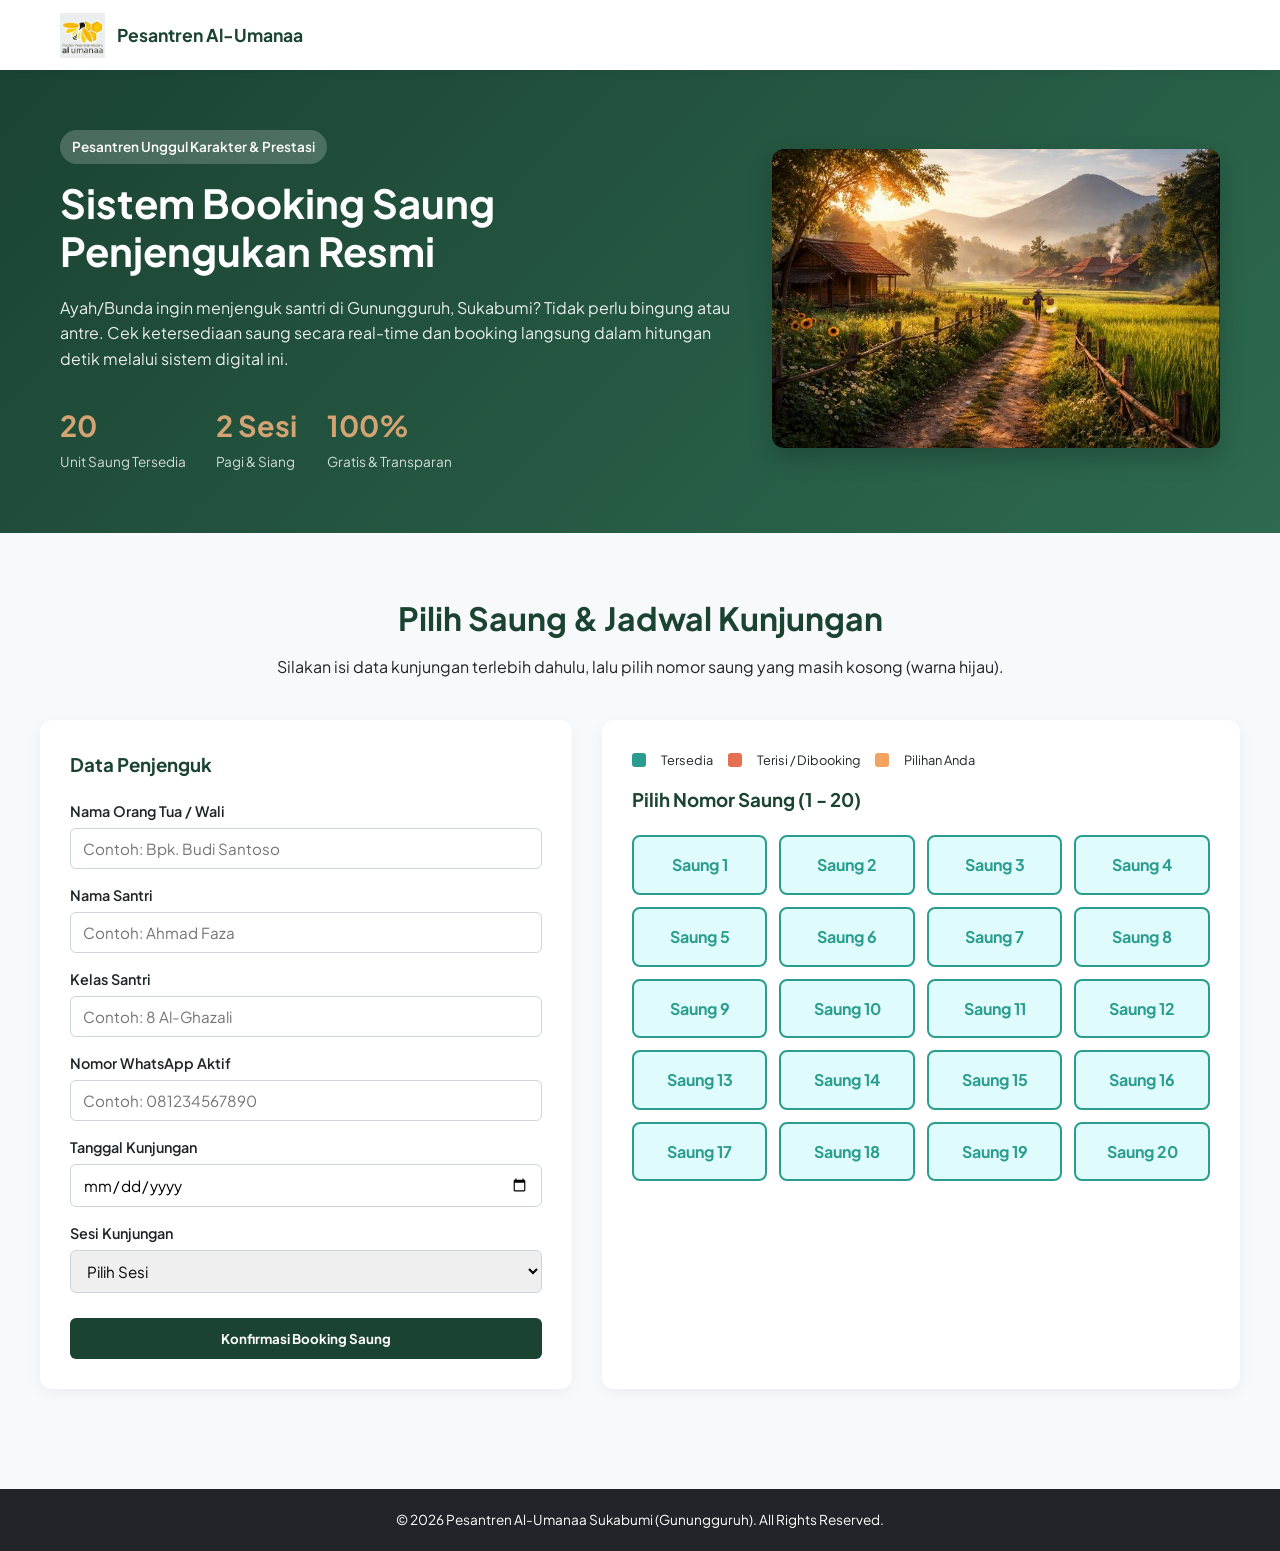
<file: index.html>
<!DOCTYPE html>
<html lang="id">
<head>
    <meta charset="UTF-8">
    <meta name="viewport" content="width=device-width, initial-scale=1.0">
    <title>Booking Saung Penjengukan - Pesantren Al-Umanaa Sukabumi</title>
    <link rel="stylesheet" href="style.css">
    <!-- Font Google & FontAwesome untuk ikon -->
    <link href="https://fonts.googleapis.com/css2?family=Plus+Jakarta+Sans:wght@400;500;600;700&display=swap" rel="stylesheet">
    <link rel="stylesheet" href="https://cdnjs.cloudflare.com/ajax/libs/font-awesome/6.4.0/css/all.min.css">
</head>
<body>

    <!-- NAVBAR -->
    <header>
        <div class="container nav-container">
            <div class="logo-wrapper">
                <img src="images/logoalumanaa.jpeg" alt="Logo Al-Umanaa" class="logo">
                <span>Pesantren Al-Umanaa</span>
    </header>

    <!-- HERO SECTION (Informasi & Panduan Mudah) -->
    <section class="hero">
        <div class="container hero-content">
            <div class="hero-text">
                <span class="badge">Pesantren Unggul Karakter & Prestasi</span>
                <h1>Sistem Booking Saung Penjengukan Resmi</h1>
                <p>Ayah/Bunda ingin menjenguk santri di Gunungguruh, Sukabumi? Tidak perlu bingung atau antre. Cek ketersediaan saung secara real-time dan booking langsung dalam hitungan detik melalui sistem digital ini.</p>
                <div class="hero-stats">
                    <div class="stat-item">
                        <strong>20</strong>
                        <span>Unit Saung Tersedia</span>
                    </div>
                    <div class="stat-item">
                        <strong>2 Sesi</strong>
                        <span>Pagi & Siang</span>
                    </div>
                    <div class="stat-item">
                        <strong>100%</strong>
                        <span>Gratis & Transparan</span>
                    </div>
                </div>
            </div>
            <div class="hero-image">
                <img src="images/saug1.jpeg" alt="Suasana Pesantren Al Umanaa">
            </div>
        </div>
    </section>

    <!-- MAIN SECTION: FORM BOOKING & PILIH SAUNG -->
    <main class="container main-section" id="bookingSection">
        <div class="section-title">
            <h2>Pilih Saung & Jadwal Kunjungan</h2>
            <p>Silakan isi data kunjungan terlebih dahulu, lalu pilih nomor saung yang masih kosong (warna hijau).</p>
        </div>

        <div class="booking-wrapper">
            <!-- Form Input Data -->
            <form id="bookingForm" class="card-form">
                <h3>Data Penjenguk</h3>
                <div class="form-group">
                    <label>Nama Orang Tua / Wali</label>
                    <input type="text" id="namaOrtu" required placeholder="Contoh: Bpk. Budi Santoso">
                </div>
                <div class="form-group">
                    <label>Nama Santri</label>
                    <input type="text" id="namaSantri" required placeholder="Contoh: Ahmad Faza">
                </div>
                <div class="form-group">
                    <label>Kelas Santri</label>
                    <input type="text" id="kelas" required placeholder="Contoh: 8 Al-Ghazali">
                </div>
                <div class="form-group">
                    <label>Nomor WhatsApp Aktif</label>
                    <input type="tel" id="noHp" required placeholder="Contoh: 081234567890">
                </div>
                <div class="form-group">
                    <label>Tanggal Kunjungan</label>
                    <input type="date" id="tanggal" required>
                </div>
                <div class="form-group">
                    <label>Sesi Kunjungan</label>
                    <select id="sesi" required>
                        <option value="">Pilih Sesi</option>
                        <option value="Sesi 1 (08.00 - 11.30 WIB)">Sesi 1 (08.00 - 11.30 WIB)</option>
                        <option value="Sesi 2 (13.00 - 16.30 WIB)">Sesi 2 (13.00 - 16.30 WIB)</option>
                    </select>
                </div>
                <input type="hidden" id="selectedSaung" required>
                <button type="submit" class="btn-primary" id="submitBtn">Konfirmasi Booking Saung</button>
            </form>

            <!-- Denah / Grid 20 Saung -->
            <div class="saung-container">
                <div class="legend">
                    <span class="legend-box available"></span> Tersedia
                    <span class="legend-box booked"></span> Terisi / Dibooking
                    <span class="legend-box selected"></span> Pilihan Anda
                </div>
                <h3>Pilih Nomor Saung (1 - 20)</h3>
                <div class="grid-saung" id="gridSaung">
                    <!-- Dibuat dinamis lewat JavaScript -->
                </div>
            </div>
        </div>
    </main>
    
    <!-- FOOTER -->
    <footer>
        <p>&copy; 2026 Pesantren Al-Umanaa Sukabumi (Gunungguruh). All Rights Reserved.</p>
    </footer>

    <script src="script.js"></script>
</body>
</html>
</file>
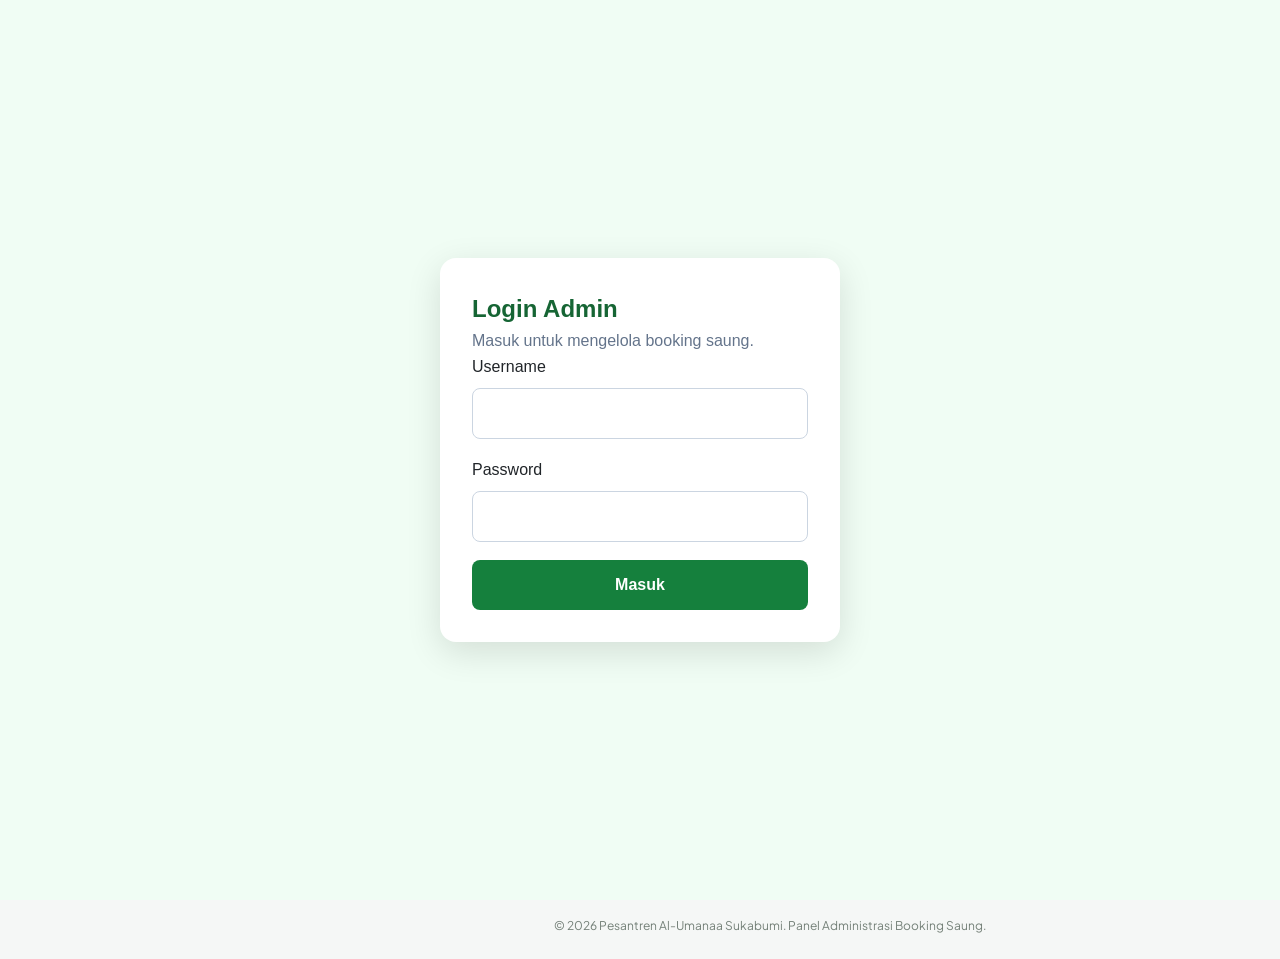
<file: admin.html>
<!DOCTYPE html>
<html lang="id">
<head>
    <meta charset="UTF-8">
    <meta name="viewport" content="width=device-width, initial-scale=1.0">

    <title>Admin Booking Saung | Al-Umanaa</title>

    <link rel="stylesheet" href="admin.css">

    <link href="https://fonts.googleapis.com/css2?family=Plus+Jakarta+Sans:wght@400;500;600;700;800&display=swap" rel="stylesheet">

    <link rel="stylesheet"
          href="https://cdnjs.cloudflare.com/ajax/libs/font-awesome/6.4.0/css/all.min.css">
</head>

<body>

    <!-- SIDEBAR -->
    <aside class="sidebar" id="sidebar">

        <div class="sidebar-brand">
            <img src="images/logoalumanaa.jpeg" alt="Logo Al-Umanaa">

            <div>
                <h3>Al-Umanaa</h3>
                <span>Admin Booking</span>
            </div>
        </div>

        <div class="sidebar-label">MENU UTAMA</div>

        <nav class="sidebar-nav">

            <a href="#dashboard" class="nav-item active">
                <i class="fa-solid fa-chart-pie"></i>
                <span>Dashboard</span>
            </a>

            <a href="#booking" class="nav-item">
                <i class="fa-solid fa-calendar-check"></i>
                <span>Data Booking</span>
            </a>

        </nav>

        <div class="sidebar-bottom">
            <a href="index.html" class="nav-item">
                <i class="fa-solid fa-arrow-left"></i>
                <span>Kembali ke Website</span>
            </a>

            <div class="admin-profile">
                <div class="profile-icon">
                    <i class="fa-solid fa-user-shield"></i>
                </div>

                <div>
                    <strong>Administrator</strong>
                    <small>Panel Pengelola</small>
                </div>
            </div>
        </div>

    </aside>


    <!-- MAIN CONTENT -->
    <main class="main-content">

        <!-- TOPBAR -->
        <header class="topbar">

            <div class="topbar-left">
                <button class="menu-toggle" id="menuToggle"
                        aria-label="Buka menu">
                    <i class="fa-solid fa-bars"></i>
                </button>

                <div>
                    <h2>Dashboard Admin</h2>
                    <p>Pengelolaan Booking Saung Penjengukan</p>
                </div>
            </div>

            <div class="topbar-right">
                <div class="status-indicator">
                    <span class="status-dot"></span>
                    Sistem Booking
                </div>
            </div>

        </header>


        <!-- DASHBOARD -->
        <section class="page-section" id="dashboard">

            <div class="welcome-section">
                <div>
                    <span class="welcome-badge">
                        <i class="fa-solid fa-shield-halved"></i>
                        Panel Administrator
                    </span>

                    <h1>Selamat Datang, Admin!</h1>

                    <p>
                        Kelola pengajuan kunjungan dan konfirmasi
                        booking saung dengan mudah.
                    </p>
                </div>

                <div class="welcome-icon">
                    <i class="fa-solid fa-calendar-check"></i>
                </div>
            </div>


            <!-- STATISTIK -->
            <div class="stats-grid">

                <div class="stat-card">
                    <div class="stat-icon total-icon">
                        <i class="fa-solid fa-clipboard-list"></i>
                    </div>

                    <div class="stat-info">
                        <span>Total Booking</span>
                        <h3 id="totalBooking">0</h3>
                        <small>Seluruh pengajuan</small>
                    </div>
                </div>


                <div class="stat-card">
                    <div class="stat-icon pending-icon">
                        <i class="fa-solid fa-clock"></i>
                    </div>

                    <div class="stat-info">
                        <span>Menunggu Konfirmasi</span>
                        <h3 id="pendingBooking">0</h3>
                        <small>Perlu diperiksa</small>
                    </div>
                </div>


                <div class="stat-card">
                    <div class="stat-icon confirmed-icon">
                        <i class="fa-solid fa-circle-check"></i>
                    </div>

                    <div class="stat-info">
                        <span>Dikonfirmasi</span>
                        <h3 id="confirmedBooking">0</h3>
                        <small>Booking disetujui</small>
                    </div>
                </div>


                <div class="stat-card">
                    <div class="stat-icon cancelled-icon">
                        <i class="fa-solid fa-circle-xmark"></i>
                    </div>

                    <div class="stat-info">
                        <span>Dibatalkan</span>
                        <h3 id="cancelledBooking">0</h3>
                        <small>Booking tidak aktif</small>
                    </div>
                </div>

            </div>


            <!-- DAFTAR BOOKING -->
            <section class="booking-section" id="booking">

                <div class="section-heading">

                    <div>
                        <h2>Daftar Booking Saung</h2>

                        <p>
                            Periksa data pengajuan sebelum menyetujui
                            kunjungan.
                        </p>
                    </div>

                    <button class="btn-refresh" id="refreshBtn">
                        <i class="fa-solid fa-rotate"></i>
                        Muat Ulang
                    </button>

                </div>


                <!-- FILTER -->
                <div class="filter-toolbar">

                    <div class="search-box">
                        <i class="fa-solid fa-magnifying-glass"></i>

                        <input
                            type="search"
                            id="searchBooking"
                            placeholder="Cari nama orang tua atau santri..."
                        >
                    </div>

                    <select id="filterStatus">
                        <option value="Semua">Semua Status</option>
                        <option value="Menunggu Konfirmasi">
                            Menunggu Konfirmasi
                        </option>
                        <option value="Confirmed">
                            Dikonfirmasi
                        </option>
                        <option value="Dibatalkan">
                            Dibatalkan
                        </option>
                    </select>

                </div>


                <!-- TABEL -->
                <div class="table-container">

                    <table>

                        <thead>
                            <tr>
                                <th>No.</th>
                                <th>Orang Tua / Wali</th>
                                <th>Nama Santri</th>
                                <th>Saung</th>
                                <th>Jadwal Kunjungan</th>
                                <th>No. WhatsApp</th>
                                <th>Status</th>
                                <th>Aksi</th>
                            </tr>
                        </thead>

                        <tbody id="adminTableBody">

                            <tr>
                                <td colspan="8" class="table-message">
                                    <i class="fa-solid fa-spinner fa-spin"></i>
                                    Memuat data booking...
                                </td>
                            </tr>

                        </tbody>

                    </table>

                </div>


                <div class="table-footer">
                    <span id="tableInfo">Menampilkan data booking</span>
                </div>

            </section>

        </section>


        <!-- FOOTER -->
        <footer class="admin-footer">
            <p>
                &copy; 2026 Pesantren Al-Umanaa Sukabumi.
                Panel Administrasi Booking Saung.
            </p>
        </footer>

    </main>


    <script src="admin.js"></script>

</body>
</html>
</file>
<file: admin.css>
:root {
    --primary: #1b4332;
    --primary-light: #2d6a4f;
    --primary-soft: #e8f3ed;

    --accent: #d4a373;

    --bg: #f5f7f6;
    --white: #ffffff;

    --text: #212529;
    --muted: #748078;

    --border: #e5eae7;

    --success: #16803d;
    --success-bg: #e4f7e9;

    --warning: #a16207;
    --warning-bg: #fef3c7;

    --danger: #c62828;
    --danger-bg: #fde8e8;

    --sidebar-width: 260px;
}

* {
    margin: 0;
    padding: 0;
    box-sizing: border-box;
}

html {
    scroll-behavior: smooth;
}

body {
    font-family: "Plus Jakarta Sans", sans-serif;
    background: var(--bg);
    color: var(--text);
    line-height: 1.6;
}

button,
input,
select {
    font: inherit;
}

button {
    cursor: pointer;
}

a {
    text-decoration: none;
    color: inherit;
}


/* SIDEBAR */

.sidebar {
    position: fixed;
    top: 0;
    left: 0;

    width: var(--sidebar-width);
    height: 100vh;

    background: var(--white);
    border-right: 1px solid var(--border);

    display: flex;
    flex-direction: column;

    padding: 24px 16px;

    z-index: 100;
}

.sidebar-brand {
    display: flex;
    align-items: center;
    gap: 12px;

    padding: 0 8px 30px;

    border-bottom: 1px solid var(--border);
}

.sidebar-brand img {
    width: 46px;
    height: 46px;

    object-fit: contain;
    border-radius: 8px;
}

.sidebar-brand h3 {
    color: var(--primary);
    font-size: 1rem;
    font-weight: 800;
}

.sidebar-brand span {
    color: var(--muted);
    font-size: 0.75rem;
}

.sidebar-label {
    margin: 28px 10px 12px;

    font-size: 0.7rem;
    font-weight: 800;

    color: #98a29b;
    letter-spacing: 1px;
}

.sidebar-nav {
    display: flex;
    flex-direction: column;
    gap: 8px;
}

.nav-item {
    display: flex;
    align-items: center;
    gap: 12px;

    padding: 12px 14px;

    color: #647067;

    border-radius: 9px;

    font-size: 0.88rem;
    font-weight: 600;

    transition: 0.2s;
}

.nav-item i {
    width: 20px;
    text-align: center;
}

.nav-item:hover {
    background: var(--primary-soft);
    color: var(--primary);
}

.nav-item.active {
    background: var(--primary);
    color: var(--white);
}

.sidebar-bottom {
    margin-top: auto;
}

.admin-profile {
    display: flex;
    align-items: center;
    gap: 12px;

    padding: 18px 8px 0;
    margin-top: 18px;

    border-top: 1px solid var(--border);
}

.profile-icon {
    width: 40px;
    height: 40px;

    border-radius: 50%;

    display: grid;
    place-items: center;

    background: var(--primary-soft);
    color: var(--primary);
}

.admin-profile strong {
    display: block;
    font-size: 0.8rem;
}

.admin-profile small {
    display: block;
    color: var(--muted);
    font-size: 0.72rem;
}


/* MAIN CONTENT */

.main-content {
    margin-left: var(--sidebar-width);
    min-height: 100vh;
}


/* TOPBAR */

.topbar {
    min-height: 82px;

    padding: 16px 32px;

    background: var(--white);
    border-bottom: 1px solid var(--border);

    display: flex;
    align-items: center;
    justify-content: space-between;

    gap: 20px;
}

.topbar-left {
    display: flex;
    align-items: center;
    gap: 14px;
}

.topbar h2 {
    color: var(--primary);
    font-size: 1.15rem;
    font-weight: 800;
}

.topbar p {
    color: var(--muted);
    font-size: 0.8rem;
}

.menu-toggle {
    display: none;

    border: none;
    background: var(--primary-soft);
    color: var(--primary);

    width: 40px;
    height: 40px;

    border-radius: 8px;
}

.status-indicator {
    display: flex;
    align-items: center;
    gap: 8px;

    font-size: 0.78rem;
    font-weight: 700;

    color: var(--primary);
}

.status-dot {
    width: 9px;
    height: 9px;

    background: #22c55e;
    border-radius: 50%;
}


/* PAGE */

.page-section {
    padding: 32px;
}


/* WELCOME */

.welcome-section {
    display: flex;
    align-items: center;
    justify-content: space-between;

    gap: 24px;

    padding: 30px;

    border-radius: 16px;

    background: linear-gradient(
        120deg,
        var(--primary),
        var(--primary-light)
    );

    color: var(--white);
}

.welcome-badge {
    display: inline-flex;
    align-items: center;
    gap: 8px;

    font-size: 0.75rem;
    font-weight: 700;

    color: #f5d9b8;

    margin-bottom: 12px;
}

.welcome-section h1 {
    font-size: 1.65rem;
    font-weight: 800;

    margin-bottom: 8px;
}

.welcome-section p {
    max-width: 560px;

    color: #e0eee5;
    font-size: 0.88rem;
}

.welcome-icon {
    flex-shrink: 0;

    width: 90px;
    height: 90px;

    border-radius: 20px;

    background: rgba(255, 255, 255, 0.12);

    display: grid;
    place-items: center;

    font-size: 2.6rem;
    color: #f5d9b8;
}


/* STATISTICS */

.stats-grid {
    display: grid;
    grid-template-columns: repeat(4, minmax(0, 1fr));

    gap: 18px;

    margin: 26px 0 32px;
}

.stat-card {
    background: var(--white);

    padding: 22px 18px;

    border: 1px solid var(--border);
    border-radius: 13px;

    display: flex;
    align-items: flex-start;
    gap: 14px;

    min-width: 0;
}

.stat-icon {
    width: 44px;
    height: 44px;

    flex-shrink: 0;

    border-radius: 11px;

    display: grid;
    place-items: center;

    font-size: 1.1rem;
}

.total-icon {
    background: #e8efff;
    color: #3159b7;
}

.pending-icon {
    background: var(--warning-bg);
    color: var(--warning);
}

.confirmed-icon {
    background: var(--success-bg);
    color: var(--success);
}

.cancelled-icon {
    background: var(--danger-bg);
    color: var(--danger);
}

.stat-info {
    min-width: 0;
}

.stat-info span {
    display: block;

    color: var(--muted);
    font-size: 0.75rem;
    font-weight: 600;
}

.stat-info h3 {
    margin: 4px 0;

    color: var(--primary);

    font-size: 1.65rem;
    font-weight: 800;
}

.stat-info small {
    color: #98a29b;
    font-size: 0.7rem;
}


/* BOOKING SECTION */

.booking-section {
    background: var(--white);

    padding: 26px;

    border: 1px solid var(--border);
    border-radius: 14px;
}

.section-heading {
    display: flex;
    align-items: center;
    justify-content: space-between;

    gap: 20px;
    margin-bottom: 24px;
}

.section-heading h2 {
    color: var(--primary);
    font-size: 1.15rem;
    font-weight: 800;
}

.section-heading p {
    color: var(--muted);
    font-size: 0.8rem;
    margin-top: 4px;
}

.btn-refresh {
    display: inline-flex;
    align-items: center;
    justify-content: center;
    gap: 8px;

    padding: 10px 14px;

    border: 1px solid var(--border);
    border-radius: 8px;

    background: var(--white);
    color: var(--primary);

    font-size: 0.8rem;
    font-weight: 700;

    white-space: nowrap;

    transition: 0.2s;
}

.btn-refresh:hover {
    background: var(--primary-soft);
}

.btn-refresh:disabled {
    opacity: 0.6;
    cursor: wait;
}


/* FILTER */

.filter-toolbar {
    display: flex;
    justify-content: space-between;
    align-items: center;

    gap: 14px;
    margin-bottom: 20px;
}

.search-box {
    display: flex;
    align-items: center;
    gap: 10px;

    width: 100%;
    max-width: 420px;

    padding: 0 14px;

    border: 1px solid var(--border);
    border-radius: 9px;

    background: var(--white);
}

.search-box i {
    color: #98a29b;
}

.search-box input {
    width: 100%;

    padding: 12px 0;

    border: none;
    outline: none;

    background: transparent;

    font-size: 0.8rem;
}

.filter-toolbar select {
    min-width: 190px;

    padding: 12px;

    border: 1px solid var(--border);
    border-radius: 9px;

    background: var(--white);
    color: var(--text);

    font-size: 0.8rem;
    outline: none;
}


/* TABLE */

.table-container {
    width: 100%;
    overflow-x: auto;

    border: 1px solid var(--border);
    border-radius: 10px;
}

table {
    width: 100%;
    min-width: 1050px;

    border-collapse: collapse;

    font-size: 0.78rem;
}

thead {
    background: #f6f8f7;
}

th {
    padding: 15px 14px;

    text-align: left;
    white-space: nowrap;

    color: #647067;

    font-size: 0.7rem;
    font-weight: 800;

    border-bottom: 1px solid var(--border);
}

td {
    padding: 15px 14px;

    border-bottom: 1px solid #edf0ee;

    vertical-align: middle;
}

tbody tr:hover {
    background: #fafcfb;
}

tbody tr:last-child td {
    border-bottom: none;
}

.table-message {
    text-align: center;
    padding: 35px 15px;

    color: var(--muted);
}

.table-message i {
    margin-right: 8px;
}


/* STATUS */

.status-badge {
    display: inline-flex;
    align-items: center;
    gap: 6px;

    padding: 6px 9px;

    border-radius: 6px;

    font-size: 0.68rem;
    font-weight: 800;

    white-space: nowrap;
}

.status-pending {
    color: var(--warning);
    background: var(--warning-bg);
}

.status-confirmed {
    color: var(--success);
    background: var(--success-bg);
}

.status-cancelled {
    color: var(--danger);
    background: var(--danger-bg);
}


/* NOMOR SAUNG */

.saung-number {
    display: inline-grid;
    place-items: center;

    width: 35px;
    height: 35px;

    border-radius: 9px;

    background: var(--primary-soft);
    color: var(--primary);

    font-weight: 800;
}

.saung-number.confirmed {
    background: var(--danger-bg);
    color: var(--danger);
}


/* ACTION BUTTONS */

.action-buttons {
    display: flex;
    align-items: center;
    gap: 7px;
}

.btn-action {
    display: inline-flex;
    align-items: center;
    justify-content: center;
    gap: 6px;

    padding: 8px 10px;

    border: none;
    border-radius: 7px;

    font-size: 0.7rem;
    font-weight: 800;

    white-space: nowrap;

    transition: 0.2s;
}

.btn-confirm {
    background: var(--primary);
    color: var(--white);
}

.btn-confirm:hover {
    background: var(--primary-light);
}

.btn-cancel {
    background: var(--danger-bg);
    color: var(--danger);
}

.btn-cancel:hover {
    background: #fbd5d5;
}

.btn-action:disabled {
    opacity: 0.5;
    cursor: not-allowed;
}


/* FOOTER */

.table-footer {
    display: flex;
    justify-content: space-between;

    margin-top: 18px;

    color: var(--muted);
    font-size: 0.75rem;
}

.admin-footer {
    padding: 24px 32px;

    color: var(--muted);
    font-size: 0.75rem;

    text-align: center;
}


/* RESPONSIVE */

@media (max-width: 1200px) {
    .stats-grid {
        grid-template-columns: repeat(2, minmax(0, 1fr));
    }
}

@media (max-width: 768px) {
    :root {
        --sidebar-width: 260px;
    }

    .sidebar {
        transform: translateX(-100%);
        transition: transform 0.25s ease;
    }

    .sidebar.open {
        transform: translateX(0);
        box-shadow: 10px 0 30px rgba(0, 0, 0, 0.1);
    }

    .main-content {
        margin-left: 0;
    }

    .menu-toggle {
        display: grid;
        place-items: center;
    }

    .topbar {
        padding: 15px 18px;
    }

    .topbar h2 {
        font-size: 1rem;
    }

    .topbar p {
        font-size: 0.7rem;
    }

    .status-indicator {
        display: none;
    }

    .page-section {
        padding: 20px 15px;
    }

    .welcome-section {
        padding: 24px 20px;
    }

    .welcome-section h1 {
        font-size: 1.35rem;
    }

    .welcome-section p {
        font-size: 0.8rem;
    }

    .welcome-icon {
        width: 55px;
        height: 55px;

        border-radius: 12px;

        font-size: 1.5rem;
    }

    .stats-grid {
        gap: 12px;
    }

    .stat-card {
        padding: 16px 12px;
        gap: 10px;
    }

    .stat-icon {
        width: 36px;
        height: 36px;
        font-size: 0.9rem;
    }

    .stat-info span {
        font-size: 0.7rem;
    }

    .stat-info h3 {
        font-size: 1.4rem;
    }

    .stat-info small {
        font-size: 0.65rem;
    }

    .booking-section {
        padding: 18px 14px;
    }

    .section-heading {
        align-items: flex-start;
        flex-direction: column;
    }

    .filter-toolbar {
        align-items: stretch;
        flex-direction: column;
    }

    .search-box {
        max-width: none;
    }

    .filter-toolbar select {
        width: 100%;
    }

    .admin-footer {
        padding: 20px 15px;
    }
}

@media (max-width: 420px) {
    .stats-grid {
        grid-template-columns: 1fr;
    }

    .welcome-icon {
        display: none;
    }
}
</file>
<file: style.css>
/* Import Google Fonts & FontAwesome Langsung di CSS */
@import url('https://fonts.googleapis.com/css2?family=Plus+Jakarta+Sans:wght@400;500;600;700&display=swap');
@import url('https://cdnjs.cloudflare.com/ajax/libs/font-awesome/6.4.0/css/all.min.css');

:root {
    --primary: #1b4332;
    --primary-light: #2d6a4f;
    --accent: #d4a373;
    --bg-color: #f8f9fa;
    --text-color: #212529;
    --white: #ffffff;
    --gray: #e9ecef;
    --danger: #e63946;
}

* {
    margin: 0;
    padding: 0;
    box-sizing: border-box;
    font-family: 'Plus Jakarta Sans', sans-serif;
}

body {
    background-color: var(--bg-color);
    color: var(--text-color);
    line-height: 1.6;
}

.container {
    max-width: 1200px;
    margin: 0 auto;
    padding: 0 20px;
}

/* Header & Navbar */
header {
    background: var(--white);
    box-shadow: 0 2px 10px rgba(0,0,0,0.05);
    position: sticky;
    top: 0;
    z-index: 100;
}

.nav-container {
    display: flex;
    justify-content: space-between;
    align-items: center;
    height: 70px;
}

.logo-wrapper {
    display: flex;
    align-items: center;
    gap: 12px;
}

.logo {
    width: 45px;
    height: 45px;
    object-fit: contain;
}

.logo-wrapper span {
    font-weight: 700;
    font-size: 1.1rem;
    color: var(--primary);
}


/* Hero Section */
.hero {
    background: linear-gradient(135deg, var(--primary) 0%, var(--primary-light) 100%);
    color: var(--white);
    padding: 60px 0;
}

.hero-content {
    display: grid;
    grid-template-columns: 1.2fr 0.8fr;
    gap: 40px;
    align-items: center;
}

.badge {
    background: rgba(255,255,255,0.2);
    padding: 6px 12px;
    border-radius: 20px;
    font-size: 0.85rem;
    font-weight: 600;
    display: inline-block;
    margin-bottom: 15px;
}

.hero-text h1 {
    font-size: 2.5rem;
    line-height: 1.2;
    margin-bottom: 20px;
}

.hero-text p {
    font-size: 1rem;
    opacity: 0.9;
    margin-bottom: 30px;
}

.hero-stats {
    display: flex;
    gap: 30px;
}

.stat-item strong {
    display: block;
    font-size: 1.8rem;
    color: var(--accent);
}

.stat-item span {
    font-size: 0.85rem;
    opacity: 0.8;
}

.hero-image img {
    width: 100%;
    border-radius: 12px;
    object-fit: cover;
    box-shadow: 0 10px 25px rgba(0,0,0,0.2);
    max-height: 320px;
}

/* Main Section Booking */
.main-section {
    padding: 60px 0;
}

.section-title {
    text-align: center;
    margin-bottom: 40px;
}

.section-title h2 {
    font-size: 2rem;
    color: var(--primary);
    margin-bottom: 10px;
}

.booking-wrapper {
    display: grid;
    grid-template-columns: 1fr 1.2fr;
    gap: 30px;
}

.card-form, .saung-container {
    background: var(--white);
    padding: 30px;
    border-radius: 12px;
    box-shadow: 0 4px 15px rgba(0,0,0,0.05);
}

.card-form h3, .saung-container h3 {
    margin-bottom: 20px;
    color: var(--primary);
}

.form-group {
    margin-bottom: 15px;
}

.form-group label {
    display: block;
    font-size: 0.9rem;
    font-weight: 600;
    margin-bottom: 5px;
}

.form-group input, .form-group select {
    width: 100%;
    padding: 10px 12px;
    border: 1px solid #ced4da;
    border-radius: 6px;
    font-size: 0.95rem;
}

.btn-primary {
    background: var(--primary);
    color: var(--white);
    border: none;
    width: 100%;
    padding: 12px;
    border-radius: 6px;
    font-weight: 700;
    cursor: pointer;
    margin-top: 10px;
    transition: 0.2s;
}

.btn-primary:hover {
    background: var(--primary-light);
}

/* Grid Saung */
.legend {
    display: flex;
    gap: 15px;
    font-size: 0.8rem;
    margin-bottom: 15px;
    align-items: center;
}

.legend-box {
    width: 14px;
    height: 14px;
    display: inline-block;
    border-radius: 3px;
}

.legend-box.available { background: #2a9d8f; }
.legend-box.booked { background: #e76f51; }
.legend-box.selected { background: #f4a261; }

.grid-saung {
    display: grid;
    grid-template-columns: repeat(4, 1fr);
    gap: 12px;
}

.saung-box {
    background: #e9ecef;
    border: 2px solid transparent;
    padding: 15px 10px;
    text-align: center;
    border-radius: 8px;
    cursor: pointer;
    font-weight: 700;
    transition: 0.2s;
}

.saung-box.available {
    background: #e0fbfc;
    color: #2a9d8f;
    border-color: #2a9d8f;
}

.saung-box.available:hover {
    background: #2a9d8f;
    color: white;
}

.saung-box.booked {
    background: #f8d7da;
    color: #721c24;
    cursor: not-allowed;
    opacity: 0.7;
}

.saung-box.selected {
    background: var(--accent);
    color: white;
    border-color: #bc6c25;
}

/* Modal Admin */
.modal {
    display: none;
    position: fixed;
    z-index: 1000;
    left: 0;
    top: 0;
    width: 100%;
    height: 100%;
    background: rgba(0,0,0,0.5);
    justify-content: center;
    align-items: center;
}

.modal-content {
    background: var(--white);
    padding: 30px;
    border-radius: 10px;
    width: 90%;
    max-width: 700px;
    position: relative;
    max-height: 80vh;
    overflow-y: auto;
}

.close-btn {
    position: absolute;
    right: 20px;
    top: 15px;
    font-size: 1.5rem;
    cursor: pointer;
}

.table-responsive {
    overflow-x: auto;
    margin-top: 15px;
}

table {
    width: 100%;
    border-collapse: collapse;
    font-size: 0.85rem;
}

table th, table td {
    border: 1px solid #dee2e6;
    padding: 8px 10px;
    text-align: left;
}

table th {
    background: var(--primary);
    color: white;
}

footer {
    text-align: center;
    padding: 20px;
    background: #212529;
    color: white;
    font-size: 0.85rem;
    margin-top: 40px;
}

/* Responsive */
@media (max-width: 768px) {
    .hero-content, .booking-wrapper {
        grid-template-columns: 1fr;
    }
    .hero-text h1 {
        font-size: 2rem;
    }
}
</file>
